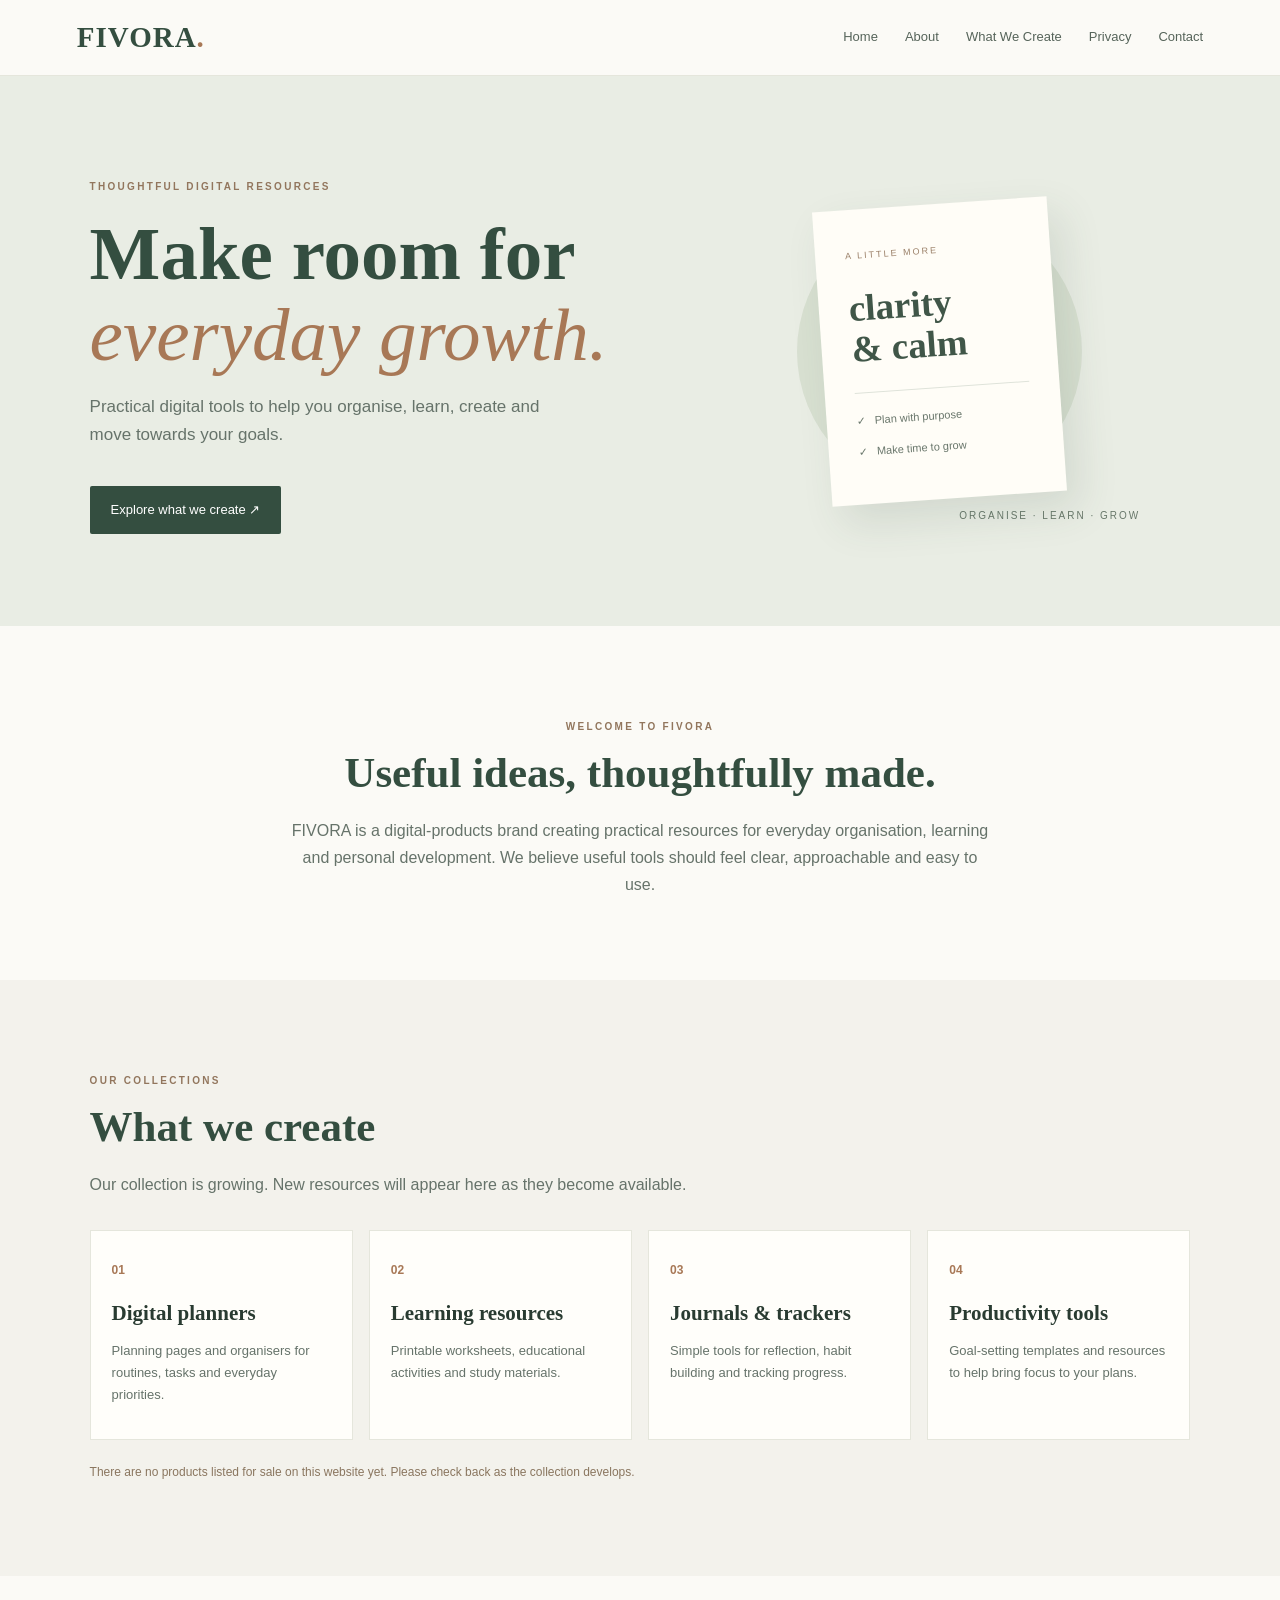
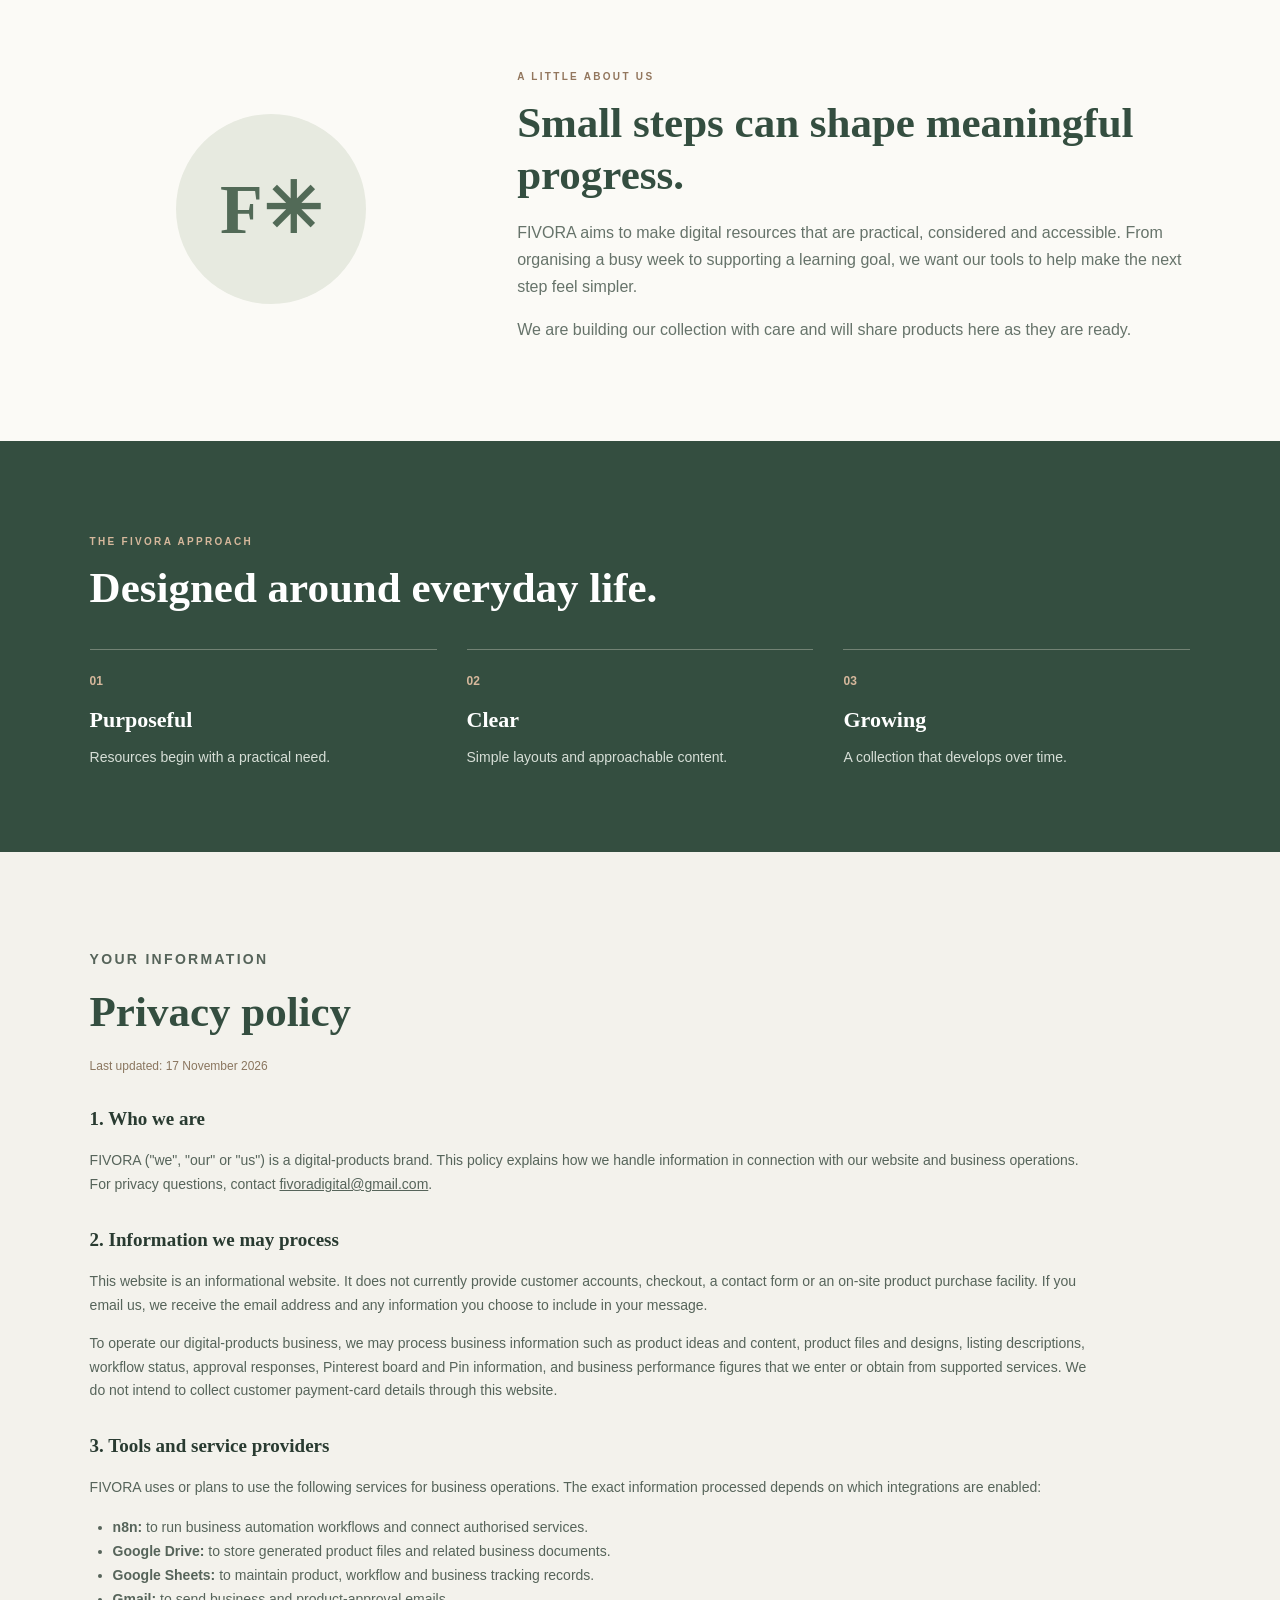
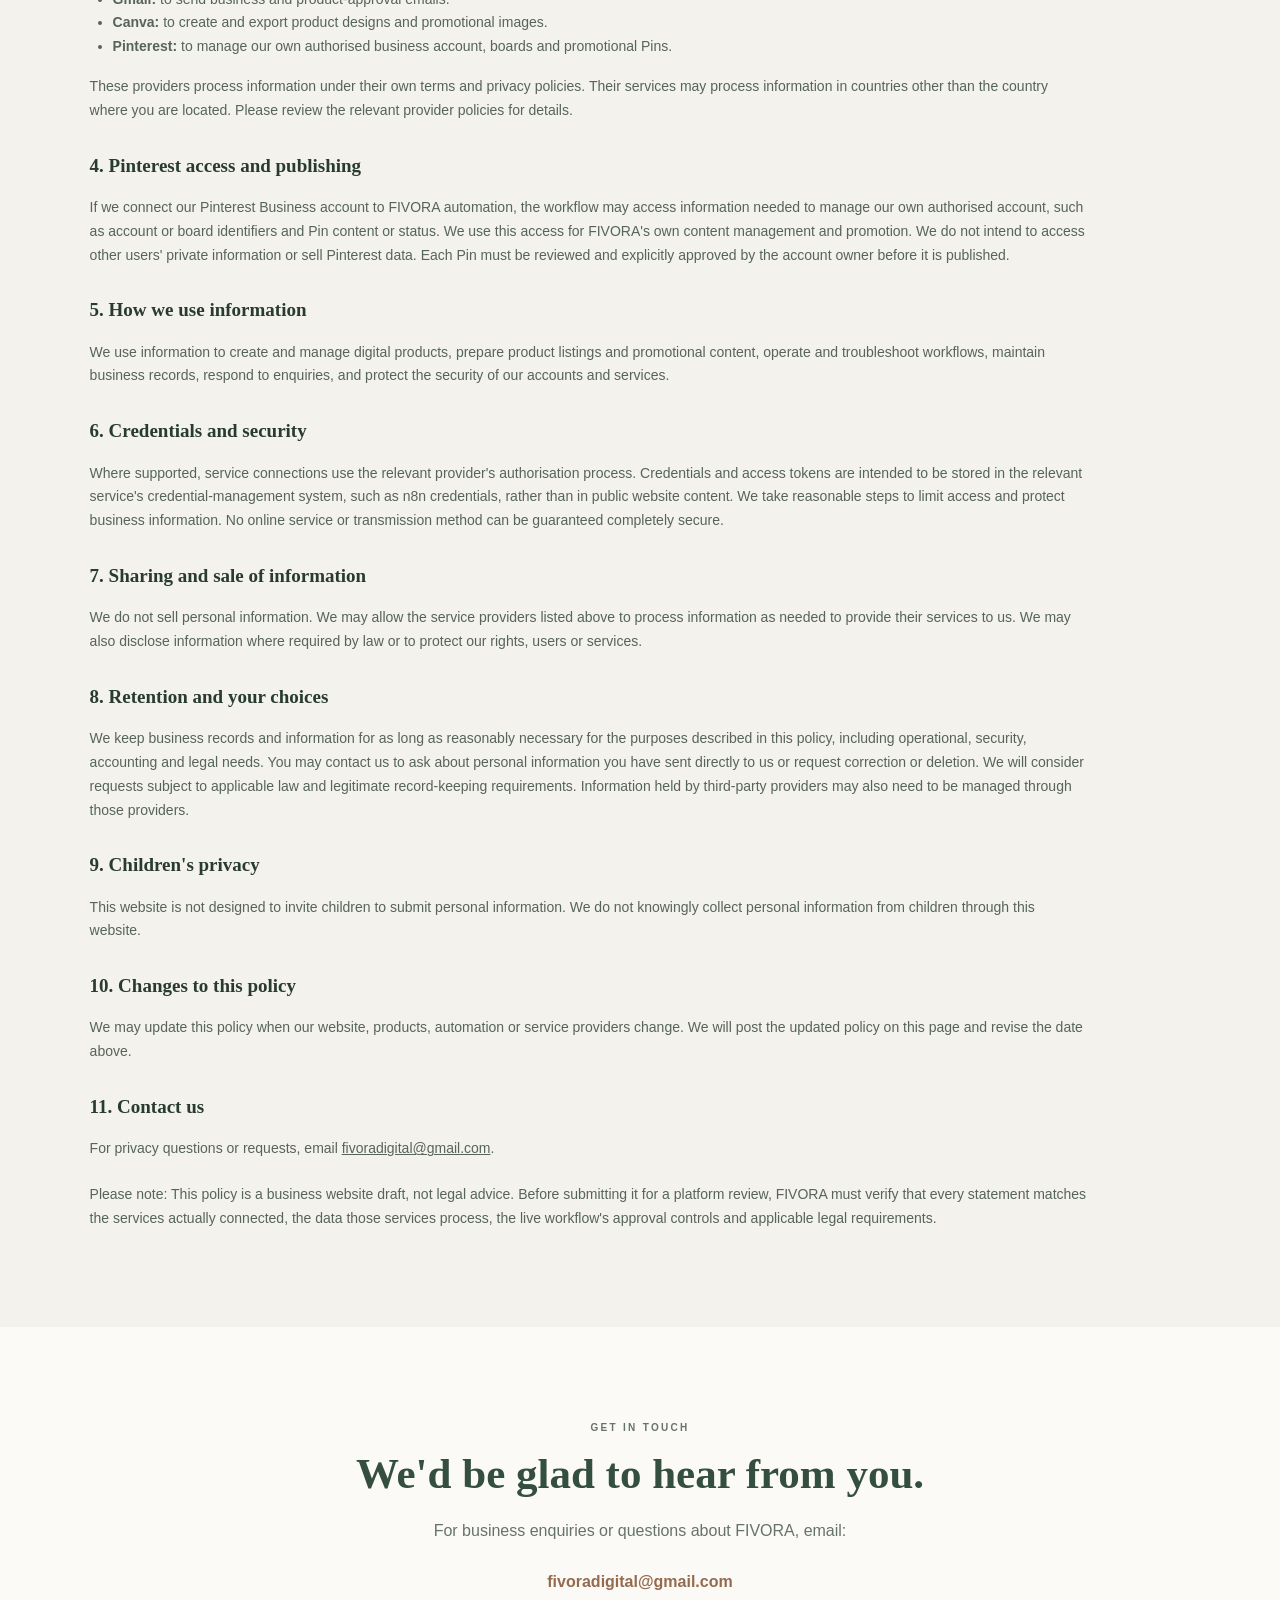
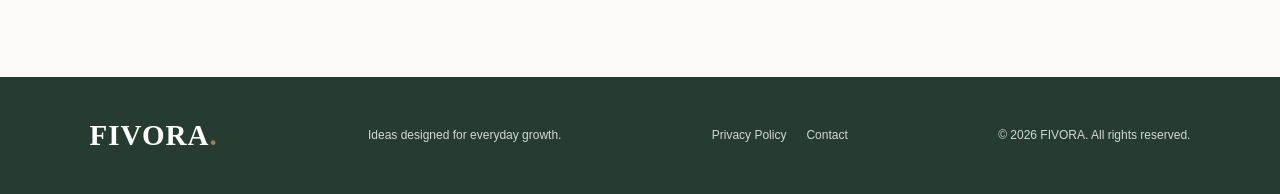
<file: index.html>
<!DOCTYPE html>
<html lang="en">
<head>
  <meta charset="UTF-8">
  <meta name="viewport" content="width=device-width, initial-scale=1">
  <meta name="description" content="FIVORA creates thoughtfully designed digital planners, journals, learning resources and productivity tools.">
  <meta name="theme-color" content="#f3f4ed">
  <title>FIVORA | Digital Tools for a Better Everyday</title>
  <style>
    :root{--ink:#293b31;--muted:#66736a;--green:#344e40;--sage:#e9ede4;--cream:#fbfaf6;--paper:#fffefa;--clay:#a87856;--line:#e5e6dc}
    *{box-sizing:border-box}
    html{scroll-behavior:smooth;scroll-padding-top:85px}
    body{margin:0;background:var(--cream);color:var(--ink);font-family:Arial,Helvetica,sans-serif;line-height:1.7}
    a{color:inherit}
    .topbar{height:76px;padding:0 max(6%,calc((100% - 1180px)/2));display:flex;align-items:center;justify-content:space-between;background:rgba(251,250,246,.97);border-bottom:1px solid var(--line);position:sticky;top:0;z-index:20}
    .brand{font-family:Georgia,serif;font-size:29px;font-weight:bold;letter-spacing:1px;text-decoration:none;color:var(--green)}
    .brand span{color:var(--clay)}
    nav{display:flex;align-items:center;gap:27px}
    nav a{text-decoration:none;font-size:13px;color:#56645a}
    nav a:hover{color:var(--clay)}
    .menu{display:none;border:0;background:none;font-size:25px;color:var(--green)}
    .hero{background:var(--sage);padding:88px max(7%,calc((100% - 1120px)/2));display:grid;grid-template-columns:1.05fr .95fr;gap:45px;align-items:center;min-height:550px}
    .eyebrow{font-size:10px;font-weight:bold;letter-spacing:2.3px;color:#92765d}
    h1,h2,h3{font-family:Georgia,'Times New Roman',serif}
    h1{font-size:clamp(47px,6vw,75px);line-height:1.08;margin:18px 0;color:var(--green)}
    h1 em{font-weight:normal;color:var(--clay)}
    .hero-copy>p:not(.eyebrow){max-width:490px;color:var(--muted);font-size:17px}
    .button{display:inline-block;margin-top:19px;background:var(--green);color:white;text-decoration:none;padding:13px 21px;font-size:13px;border-radius:2px}
    .button:hover{background:#24392d}
    .art{height:345px;position:relative;display:grid;place-items:center}
    .orb{position:absolute;width:285px;height:285px;border-radius:50%;background:#d8e0d1}
    .planner{position:relative;width:235px;min-height:285px;background:#fffdf7;box-shadow:12px 18px 40px #344e4020;padding:30px;transform:rotate(-4deg);z-index:1}
    .planner small{letter-spacing:2px;color:#9b8069;font-size:9px}
    .planner h2{font-size:37px;line-height:1.1;color:#405648;margin:22px 0}
    .planner hr{border:0;border-top:1px solid #dfe3da;margin:18px 0}
    .planner p{font-size:11px;color:#69766b;margin:13px 0}
    .art-caption{position:absolute;bottom:0;right:10%;font-size:10px;letter-spacing:2px;color:#68786a}
    .section{padding:82px max(7%,calc((100% - 1120px)/2))}
    .intro{text-align:center;max-width:900px;margin:auto}
    h2{font-size:clamp(31px,4vw,43px);line-height:1.2;margin:12px 0 18px;color:var(--green)}
    .intro>p:last-child{max-width:700px;margin:auto;color:var(--muted)}
    .soft{background:#f3f2ec}
    .section-lead{max-width:650px;color:var(--muted)}
    .cards{display:grid;grid-template-columns:repeat(4,1fr);gap:16px;margin-top:32px}
    .card{background:var(--paper);border:1px solid var(--line);padding:24px 21px;min-height:210px}
    .card b{color:var(--clay);font-size:12px}
    .card h3{font-size:21px;margin:14px 0 8px}
    .card p{font-size:13px;color:var(--muted);margin:0}
    .note{font-size:12px;color:#8a765f;margin-top:22px}
    .about{display:grid;grid-template-columns:.7fr 1.3fr;gap:65px;align-items:center}
    .monogram{width:190px;height:190px;border-radius:50%;background:#e7eae0;display:grid;place-items:center;margin:auto;font: bold 70px Georgia,serif;color:#526a57}
    .about p:not(.eyebrow){color:var(--muted)}
    .values{background:var(--green);color:white}
    .values h2{color:white}
    .values .eyebrow{color:#d6b89c}
    .value-grid{display:grid;grid-template-columns:repeat(3,1fr);gap:30px;margin-top:35px}
    .value{border-top:1px solid #728274;padding-top:16px}
    .value b{color:#d6b89c;font-size:12px}
    .value h3{font-size:22px;margin:8px 0;color:white}
    .value p{font-size:14px;color:#d7dfd7;margin:0}
    .policy{max-width:1000px}
    .policy h3{font-size:19px;margin:27px 0 6px}
    .policy p,.policy li{font-size:14px;color:#56645a}
    .policy ul{padding-left:23px}
    .policy .updated{font-size:12px;color:#8a765f}
    .contact{text-align:center}
    .contact p{color:var(--muted)}
    .email{display:inline-block;color:#956b4e;font-weight:bold;text-decoration:none;margin-top:7px}
    footer{background:#263c30;color:#e9eee8;padding:34px max(7%,calc((100% - 1120px)/2));display:flex;align-items:center;justify-content:space-between;gap:20px;flex-wrap:wrap}
    footer .brand{color:white}
    footer p,footer small,footer a:not(.brand){font-size:12px;color:#d0d9d0}
    footer a:not(.brand){text-decoration:none}
    .footer-links{display:flex;gap:20px}
    @media(max-width:850px){.cards{grid-template-columns:repeat(2,1fr)}.hero{padding-top:65px}.section{padding-top:68px;padding-bottom:68px}}
    @media(max-width:620px){.topbar{height:68px;padding:0 6%}.menu{display:block}nav{display:none;position:absolute;top:68px;left:0;right:0;padding:18px 7%;background:var(--cream);border-bottom:1px solid var(--line);align-items:flex-start;flex-direction:column;gap:14px}nav.open{display:flex}.hero{grid-template-columns:1fr;padding:58px 7% 42px;gap:20px}.art{height:285px}.section{padding:60px 7%}.cards,.value-grid{grid-template-columns:1fr}.about{grid-template-columns:1fr;gap:30px}.monogram{width:150px;height:150px;font-size:58px}footer{padding:30px 7%;flex-direction:column;text-align:center}.footer-links{justify-content:center}}
  </style>
</head>
<body>
<header class="topbar">
  <a class="brand" href="#home">FIVORA<span>.</span></a>
  <button class="menu" id="menu" aria-label="Toggle navigation" aria-expanded="false">☰</button>
  <nav id="nav" aria-label="Main navigation">
    <a href="#home">Home</a><a href="#about">About</a><a href="#collections">What We Create</a><a href="#privacy">Privacy</a><a href="#contact">Contact</a>
  </nav>
</header>
<main>
  <section class="hero" id="home">
    <div class="hero-copy">
      <p class="eyebrow">THOUGHTFUL DIGITAL RESOURCES</p>
      <h1>Make room for<br><em>everyday growth.</em></h1>
      <p>Practical digital tools to help you organise, learn, create and move towards your goals.</p>
      <a class="button" href="#collections">Explore what we create ↗</a>
    </div>
    <div class="art" aria-label="Illustration of a digital planner">
      <div class="orb"></div><div class="planner"><small>A LITTLE MORE</small><h2>clarity<br>&amp; calm</h2><hr><p>✓ &nbsp; Plan with purpose</p><p>✓ &nbsp; Make time to grow</p></div>
      <div class="art-caption">ORGANISE · LEARN · GROW</div>
    </div>
  </section>

  <section class="section intro">
    <p class="eyebrow">WELCOME TO FIVORA</p>
    <h2>Useful ideas, thoughtfully made.</h2>
    <p>FIVORA is a digital-products brand creating practical resources for everyday organisation, learning and personal development. We believe useful tools should feel clear, approachable and easy to use.</p>
  </section>

  <section class="section soft" id="collections">
    <p class="eyebrow">OUR COLLECTIONS</p><h2>What we create</h2>
    <p class="section-lead">Our collection is growing. New resources will appear here as they become available.</p>
    <div class="cards">
      <article class="card"><b>01</b><h3>Digital planners</h3><p>Planning pages and organisers for routines, tasks and everyday priorities.</p></article>
      <article class="card"><b>02</b><h3>Learning resources</h3><p>Printable worksheets, educational activities and study materials.</p></article>
      <article class="card"><b>03</b><h3>Journals &amp; trackers</h3><p>Simple tools for reflection, habit building and tracking progress.</p></article>
      <article class="card"><b>04</b><h3>Productivity tools</h3><p>Goal-setting templates and resources to help bring focus to your plans.</p></article>
    </div>
    <p class="note">There are no products listed for sale on this website yet. Please check back as the collection develops.</p>
  </section>

  <section class="section about" id="about">
    <div class="monogram" aria-hidden="true">F✳</div>
    <div><p class="eyebrow">A LITTLE ABOUT US</p><h2>Small steps can shape meaningful progress.</h2>
      <p>FIVORA aims to make digital resources that are practical, considered and accessible. From organising a busy week to supporting a learning goal, we want our tools to help make the next step feel simpler.</p>
      <p>We are building our collection with care and will share products here as they are ready.</p>
    </div>
  </section>

  <section class="section values">
    <p class="eyebrow">THE FIVORA APPROACH</p><h2>Designed around everyday life.</h2>
    <div class="value-grid">
      <div class="value"><b>01</b><h3>Purposeful</h3><p>Resources begin with a practical need.</p></div>
      <div class="value"><b>02</b><h3>Clear</h3><p>Simple layouts and approachable content.</p></div>
      <div class="value"><b>03</b><h3>Growing</h3><p>A collection that develops over time.</p></div>
    </div>
  </section>

  <section class="section soft" id="privacy">
    <div class="policy">
      <p class="eyebrow">YOUR INFORMATION</p><h2>Privacy policy</h2>
      <p class="updated">Last updated: 17 November 2026</p>
      <h3>1. Who we are</h3>
      <p>FIVORA ("we", "our" or "us") is a digital-products brand. This policy explains how we handle information in connection with our website and business operations. For privacy questions, contact <a href="mailto:fivoradigital@gmail.com">fivoradigital@gmail.com</a>.</p>

      <h3>2. Information we may process</h3>
      <p>This website is an informational website. It does not currently provide customer accounts, checkout, a contact form or an on-site product purchase facility. If you email us, we receive the email address and any information you choose to include in your message.</p>
      <p>To operate our digital-products business, we may process business information such as product ideas and content, product files and designs, listing descriptions, workflow status, approval responses, Pinterest board and Pin information, and business performance figures that we enter or obtain from supported services. We do not intend to collect customer payment-card details through this website.</p>

      <h3>3. Tools and service providers</h3>
      <p>FIVORA uses or plans to use the following services for business operations. The exact information processed depends on which integrations are enabled:</p>
      <ul>
        <li><strong>n8n:</strong> to run business automation workflows and connect authorised services.</li>
        <li><strong>Google Drive:</strong> to store generated product files and related business documents.</li>
        <li><strong>Google Sheets:</strong> to maintain product, workflow and business tracking records.</li>
        <li><strong>Gmail:</strong> to send business and product-approval emails.</li>
        <li><strong>Canva:</strong> to create and export product designs and promotional images.</li>
        <li><strong>Pinterest:</strong> to manage our own authorised business account, boards and promotional Pins.</li>
      </ul>
      <p>These providers process information under their own terms and privacy policies. Their services may process information in countries other than the country where you are located. Please review the relevant provider policies for details.</p>

      <h3>4. Pinterest access and publishing</h3>
      <p>If we connect our Pinterest Business account to FIVORA automation, the workflow may access information needed to manage our own authorised account, such as account or board identifiers and Pin content or status. We use this access for FIVORA's own content management and promotion. We do not intend to access other users' private information or sell Pinterest data. Each Pin must be reviewed and explicitly approved by the account owner before it is published.</p>

      <h3>5. How we use information</h3>
      <p>We use information to create and manage digital products, prepare product listings and promotional content, operate and troubleshoot workflows, maintain business records, respond to enquiries, and protect the security of our accounts and services.</p>

      <h3>6. Credentials and security</h3>
      <p>Where supported, service connections use the relevant provider's authorisation process. Credentials and access tokens are intended to be stored in the relevant service's credential-management system, such as n8n credentials, rather than in public website content. We take reasonable steps to limit access and protect business information. No online service or transmission method can be guaranteed completely secure.</p>

      <h3>7. Sharing and sale of information</h3>
      <p>We do not sell personal information. We may allow the service providers listed above to process information as needed to provide their services to us. We may also disclose information where required by law or to protect our rights, users or services.</p>

      <h3>8. Retention and your choices</h3>
      <p>We keep business records and information for as long as reasonably necessary for the purposes described in this policy, including operational, security, accounting and legal needs. You may contact us to ask about personal information you have sent directly to us or request correction or deletion. We will consider requests subject to applicable law and legitimate record-keeping requirements. Information held by third-party providers may also need to be managed through those providers.</p>

      <h3>9. Children's privacy</h3>
      <p>This website is not designed to invite children to submit personal information. We do not knowingly collect personal information from children through this website.</p>

      <h3>10. Changes to this policy</h3>
      <p>We may update this policy when our website, products, automation or service providers change. We will post the updated policy on this page and revise the date above.</p>

      <h3>11. Contact us</h3>
      <p>For privacy questions or requests, email <a href="mailto:fivoradigital@gmail.com">fivoradigital@gmail.com</a>.</p>
      <p class="note">Please note: This policy is a business website draft, not legal advice. Before submitting it for a platform review, FIVORA must verify that every statement matches the services actually connected, the data those services process, the live workflow's approval controls and applicable legal requirements.</p>
    </div>
  </section>

  <section class="section contact" id="contact">
    <p class="eyebrow">GET IN TOUCH</p><h2>We'd be glad to hear from you.</h2>
    <p>For business enquiries or questions about FIVORA, email:</p>
    <a class="email" href="mailto:fivoradigital@gmail.com">fivoradigital@gmail.com</a>
  </section>
</main>

<footer>
  <a class="brand" href="#home">FIVORA<span>.</span></a>
  <p>Ideas designed for everyday growth.</p>
  <div class="footer-links"><a href="#privacy">Privacy Policy</a><a href="#contact">Contact</a></div>
  <small>© 2026 FIVORA. All rights reserved.</small>
</footer>
<script>
  const menuButton=document.getElementById('menu');
  const navigation=document.getElementById('nav');
  menuButton.addEventListener('click',()=>{const isOpen=navigation.classList.toggle('open');menuButton.setAttribute('aria-expanded',String(isOpen));});
  navigation.querySelectorAll('a').forEach(link=>link.addEventListener('click',()=>{navigation.classList.remove('open');menuButton.setAttribute('aria-expanded','false');}));
</script>
</body>
</html>
</file>
